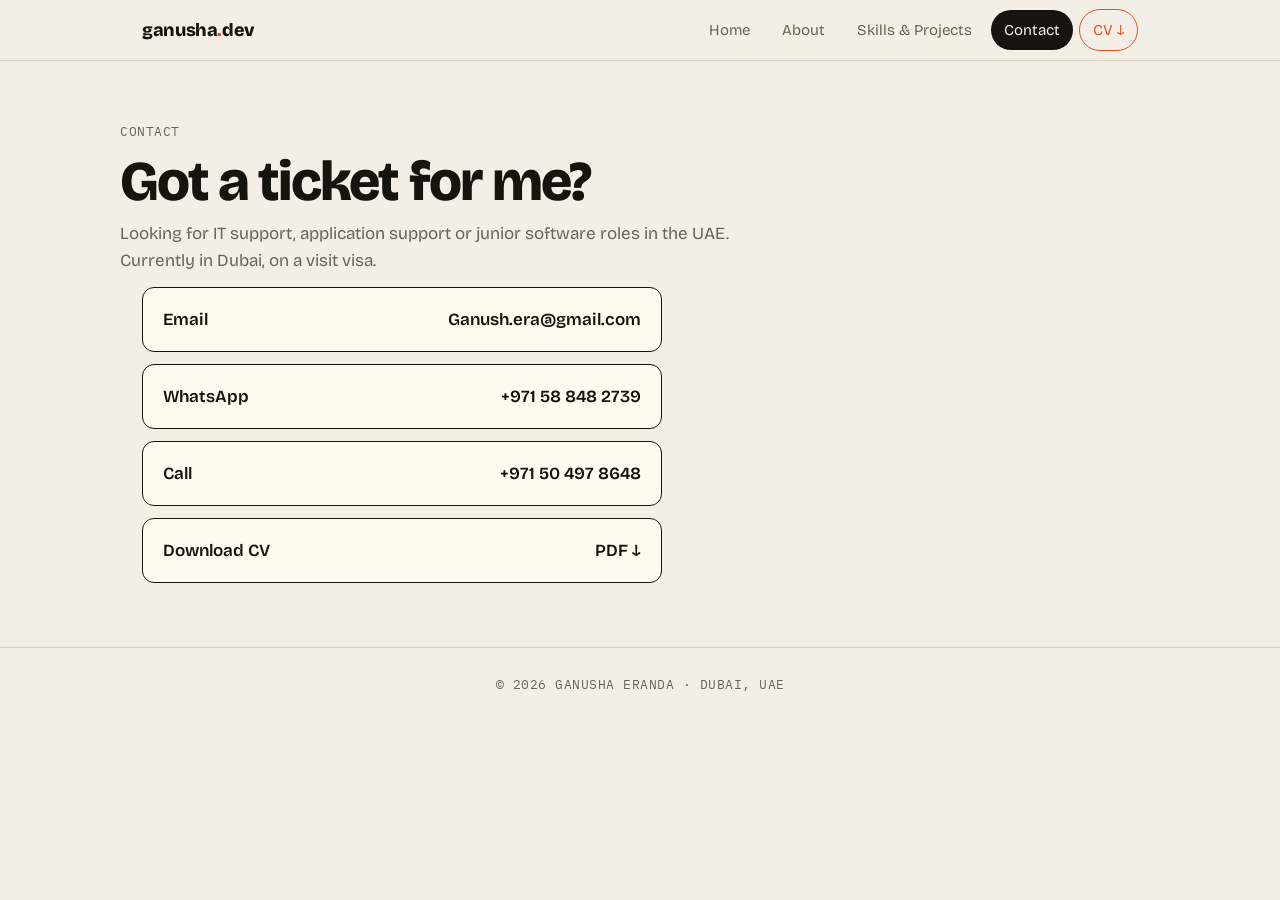
<file: contact.html>
<!DOCTYPE html>
<html lang="en"><head><meta charset="UTF-8"><meta name="viewport" content="width=device-width, initial-scale=1">
<title>Contact — Ganusha Eranda</title>
<meta name="description" content="Ganusha Eranda: Associate Software Engineer and IT Support Engineer in Dubai, UAE.">
<link href="https://fonts.googleapis.com/css2?family=Bricolage+Grotesque:opsz,wght@12..96,400;12..96,600;12..96,800&family=IBM+Plex+Mono:wght@400;500&display=swap" rel="stylesheet">
<link rel="stylesheet" href="style.css"></head><body>
<header class="top"><div class="wrap bar"><a class="logo" href="index.html">ganusha<i>.</i>dev</a>
<button id="tg" aria-label="Menu" aria-expanded="false">☰</button>
<nav class="links" id="nl"><a href="index.html">Home</a><a href="about.html">About</a><a href="projects.html">Skills & Projects</a><a href="contact.html" class="on">Contact</a><a class="hire" href="Ganusha_Eranda_CV.pdf" download>CV ↓</a></nav></div></header>
<div class="wrap ph"><span class="mono">Contact</span><h1>Got a ticket for me?</h1><p>Looking for IT support, application support or junior software roles in the UAE. Currently in Dubai, on a visit visa.</p></div>
<section class="wrap"><div class="big"><a href="mailto:Ganush.era@gmail.com">Email <span>Ganush.era@gmail.com</span></a><a href="https://wa.me/971588482739">WhatsApp <span>+971 58 848 2739</span></a><a href="tel:+971504978648">Call <span>+971 50 497 8648</span></a><a href="Ganusha_Eranda_CV.pdf" download>Download CV <span>PDF ↓</span></a></div></section>
<footer class="mono">© 2026 Ganusha Eranda · Dubai, UAE</footer>
<script src="nav.js"></script></body></html>
</file>
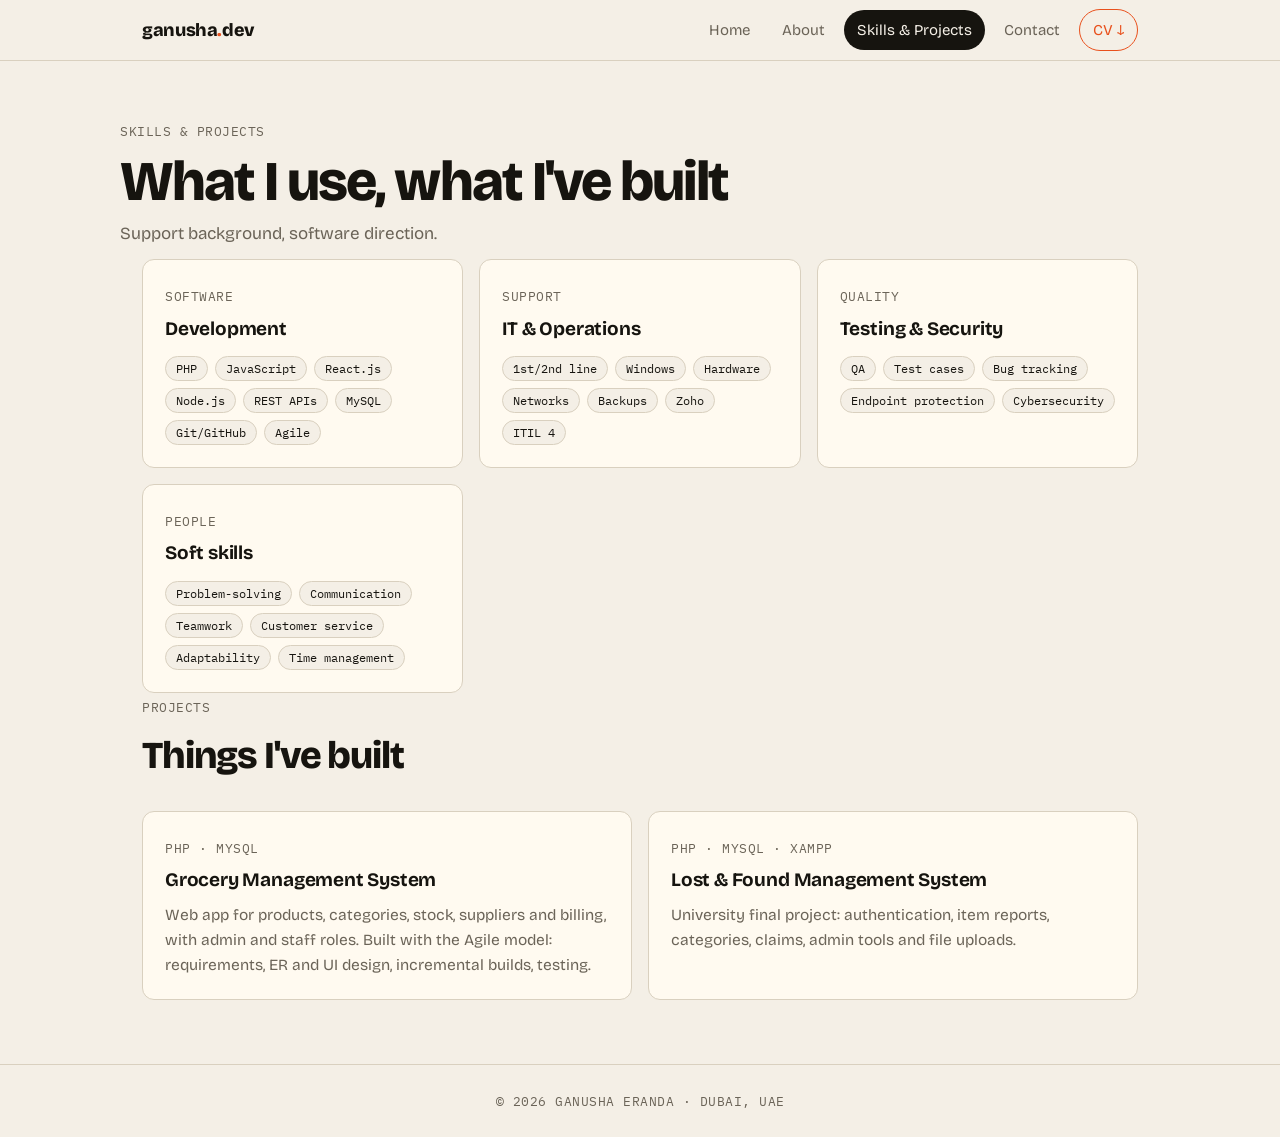
<file: projects.html>
<!DOCTYPE html>
<html lang="en"><head><meta charset="UTF-8"><meta name="viewport" content="width=device-width, initial-scale=1">
<title>Skills & Projects — Ganusha Eranda</title>
<meta name="description" content="Ganusha Eranda: Associate Software Engineer and IT Support Engineer in Dubai, UAE.">
<link href="https://fonts.googleapis.com/css2?family=Bricolage+Grotesque:opsz,wght@12..96,400;12..96,600;12..96,800&family=IBM+Plex+Mono:wght@400;500&display=swap" rel="stylesheet">
<link rel="stylesheet" href="style.css"></head><body>
<header class="top"><div class="wrap bar"><a class="logo" href="index.html">ganusha<i>.</i>dev</a>
<button id="tg" aria-label="Menu" aria-expanded="false">☰</button>
<nav class="links" id="nl"><a href="index.html">Home</a><a href="about.html">About</a><a href="projects.html" class="on">Skills & Projects</a><a href="contact.html">Contact</a><a class="hire" href="Ganusha_Eranda_CV.pdf" download>CV ↓</a></nav></div></header>
<div class="wrap ph"><span class="mono">Skills & projects</span><h1>What I use, what I've built</h1><p>Support background, software direction.</p></div>
<section class="wrap"><div class="grid">
<div class="card"><span class="mono">Software</span><h3>Development</h3><div class="chips"><span>PHP</span><span>JavaScript</span><span>React.js</span><span>Node.js</span><span>REST APIs</span><span>MySQL</span><span>Git/GitHub</span><span>Agile</span></div></div>
<div class="card"><span class="mono">Support</span><h3>IT & Operations</h3><div class="chips"><span>1st/2nd line</span><span>Windows</span><span>Hardware</span><span>Networks</span><span>Backups</span><span>Zoho</span><span>ITIL 4</span></div></div>
<div class="card"><span class="mono">Quality</span><h3>Testing & Security</h3><div class="chips"><span>QA</span><span>Test cases</span><span>Bug tracking</span><span>Endpoint protection</span><span>Cybersecurity</span></div></div>
<div class="card"><span class="mono">People</span><h3>Soft skills</h3><div class="chips"><span>Problem-solving</span><span>Communication</span><span>Teamwork</span><span>Customer service</span><span>Adaptability</span><span>Time management</span></div></div></div></section>
<section class="wrap"><span class="mono">Projects</span><h2>Things I've built</h2><div class="grid">
<div class="card"><span class="mono">PHP · MySQL</span><h3>Grocery Management System</h3><p>Web app for products, categories, stock, suppliers and billing, with admin and staff roles. Built with the Agile model: requirements, ER and UI design, incremental builds, testing.</p></div>
<div class="card"><span class="mono">PHP · MySQL · XAMPP</span><h3>Lost & Found Management System</h3><p>University final project: authentication, item reports, categories, claims, admin tools and file uploads.</p></div></div></section>
<footer class="mono">© 2026 Ganusha Eranda · Dubai, UAE</footer>
<script src="nav.js"></script></body></html>
</file>
<file: style.css>
:root{--bg:#f4efe6;--ink:#16140f;--mute:#6b6458;--card:#fffaf0;--line:#d9d0bf;--acc:#e8501c;--ok:#2f7d4f}
@media(prefers-color-scheme:dark){:root{--bg:#12110e;--ink:#f1ece0;--mute:#a39b8b;--card:#1b1914;--line:#34302a;--acc:#ff7a45;--ok:#5fc08a}}
*{box-sizing:border-box;margin:0}
body{background:var(--bg);color:var(--ink);font:17px/1.6 'Bricolage Grotesque',system-ui,sans-serif;-webkit-text-size-adjust:100%}
a{color:inherit}
.mono{font-family:'IBM Plex Mono',monospace;font-size:12.5px;letter-spacing:.04em;text-transform:uppercase;color:var(--mute)}
.wrap{max-width:1040px;margin:0 auto;padding:0 22px}
header.top{position:sticky;top:0;z-index:9;background:color-mix(in srgb,var(--bg) 90%,transparent);backdrop-filter:blur(8px);border-bottom:1px solid var(--line)}
.bar{display:flex;align-items:center;justify-content:space-between;height:60px}
.logo{font-weight:800;letter-spacing:-.02em;text-decoration:none;font-size:18px}
.logo i{color:var(--acc);font-style:normal}
.links{display:flex;gap:6px;align-items:center}
.links a{text-decoration:none;font-size:15px;padding:8px 13px;border-radius:99px;color:var(--mute)}
.links a:hover{color:var(--ink)}
.links a.on{background:var(--ink);color:var(--bg)}
.links a.hire{border:1.5px solid var(--acc);color:var(--acc)}
#tg{display:none;background:none;border:1.5px solid var(--ink);color:var(--ink);border-radius:8px;width:42px;height:38px;font-size:20px;cursor:pointer}
.hero{display:grid;grid-template-columns:1.25fr .75fr;gap:48px;align-items:center;padding:64px 0 52px}
h1{font-size:clamp(38px,6.4vw,72px);line-height:1;font-weight:800;letter-spacing:-.035em;margin:16px 0 20px}
h1 em{font-style:normal;color:var(--acc);background:linear-gradient(transparent 82%,color-mix(in srgb,var(--acc) 28%,transparent) 0)}
.ph{padding:56px 0 12px}
.ph h1{font-size:clamp(34px,5.5vw,56px);margin:10px 0 10px}
.ph p{color:var(--mute);max-width:56ch}
.lead{max-width:52ch;color:var(--mute);font-size:19px}
.lead strong{color:var(--ink);font-weight:600}
.cta{display:flex;gap:12px;flex-wrap:wrap;margin-top:28px}
.btn{display:inline-block;padding:12px 22px;border-radius:8px;text-decoration:none;font-weight:600;font-size:15px;border:1.5px solid var(--ink)}
.btn.p{background:var(--ink);color:var(--bg)}
.btn:hover{border-color:var(--acc);background:var(--acc);color:#fff}
.ticket{background:var(--card);border:1.5px solid var(--ink);border-radius:12px;overflow:hidden;box-shadow:8px 8px 0 var(--acc);transform:rotate(1.5deg)}
.ticket img{display:block;width:100%;aspect-ratio:4/4.3;object-fit:cover;object-position:top;border-bottom:1.5px dashed var(--ink)}
.ticket dl{display:grid;grid-template-columns:auto 1fr;gap:6px 14px;padding:16px 18px;font:500 12.5px 'IBM Plex Mono',monospace}
.ticket dt{color:var(--mute);text-transform:uppercase}
.ticket dd{text-align:right}
.ok{color:var(--ok)}
.ok:before{content:"";display:inline-block;width:8px;height:8px;border-radius:50%;background:var(--ok);margin-right:6px}
.strip{border-block:1px solid var(--line);padding:14px 0;overflow-x:auto}
.strip .wrap{display:flex;gap:32px;white-space:nowrap}
section{padding:44px 0 4px}
h2{font-size:clamp(26px,4vw,38px);letter-spacing:-.03em;font-weight:800;margin:6px 0 24px}
.log{border-left:2px solid var(--ink);margin-left:6px}
.job{position:relative;padding:0 0 30px 26px}
.job:before{content:"";position:absolute;left:-7px;top:6px;width:12px;height:12px;background:var(--acc);border:2px solid var(--bg);border-radius:50%}
.job h3{font-size:21px;letter-spacing:-.02em;line-height:1.25;margin-top:2px}
.job h3 span{display:block;color:var(--mute);font-weight:400;font-size:16px}
.job ul{margin:10px 0 0 18px;color:var(--mute)}
.job li{margin:4px 0;max-width:70ch}
.grid{display:grid;grid-template-columns:repeat(auto-fit,minmax(260px,1fr));gap:16px}
.card{display:block;background:var(--card);border:1px solid var(--line);border-radius:12px;padding:22px;text-decoration:none}
.card h3{font-size:19px;letter-spacing:-.01em;margin:4px 0 8px}
.card p{color:var(--mute);font-size:15.5px}
a.card:hover,.card:hover{border-color:var(--acc)}
.go{color:var(--acc);font-weight:600;display:inline-block;margin-top:10px}
.chips{display:flex;flex-wrap:wrap;gap:7px;margin-top:12px}
.chips span{font:12px 'IBM Plex Mono',monospace;padding:4px 10px;border:1px solid var(--line);border-radius:99px;background:var(--bg)}
.certs a{display:block;padding:14px 0;border-bottom:1px solid var(--line);text-decoration:none}
.certs a:hover{color:var(--acc)}
.certs small{display:block;color:var(--mute);font-size:14px}
.big{display:flex;flex-direction:column;gap:12px;max-width:520px}
.big a{display:flex;justify-content:space-between;gap:12px;padding:18px 20px;border:1.5px solid var(--ink);border-radius:12px;text-decoration:none;font-weight:600;background:var(--card);word-break:break-all}
.big a:hover{background:var(--acc);border-color:var(--acc);color:#fff}
footer{margin-top:64px;padding:26px 0;border-top:1px solid var(--line);text-align:center}
@media(max-width:780px){
 .hero{grid-template-columns:1fr;gap:34px;padding:36px 0 36px}.ticket{max-width:330px;transform:none;margin:0 auto 8px;order:-1}
 #tg{display:block}
 .links{display:none;position:absolute;top:60px;left:0;right:0;flex-direction:column;align-items:stretch;background:var(--bg);border-bottom:1px solid var(--line);padding:10px 22px 16px;gap:4px}
 .links.open{display:flex}
 .links a{padding:13px 14px;font-size:17px}
 body{font-size:16.5px}
 .cta .btn{flex:1;text-align:center}
}

.badges{display:grid;grid-template-columns:repeat(auto-fill,minmax(140px,1fr));gap:14px}
.badges figure{background:var(--card);border:1px solid var(--line);border-radius:14px;padding:16px 12px 12px;text-align:center;transition:transform .2s,border-color .2s}
.badges figure:hover{transform:translateY(-4px) rotate(-1deg);border-color:var(--acc)}
.badges img{display:block;width:100%;height:92px;object-fit:contain;margin:0 auto 10px}
.badges figcaption{font-size:11px;line-height:1.3}
.badges.sm{grid-template-columns:repeat(auto-fit,minmax(78px,1fr));gap:10px;margin:14px 0 4px}
.badges.sm figure{padding:10px}
.badges.sm img{height:58px;margin:0}
@media(max-width:780px){.badges{grid-template-columns:repeat(2,1fr)}.badges.sm{grid-template-columns:repeat(4,1fr)}}
</file>
